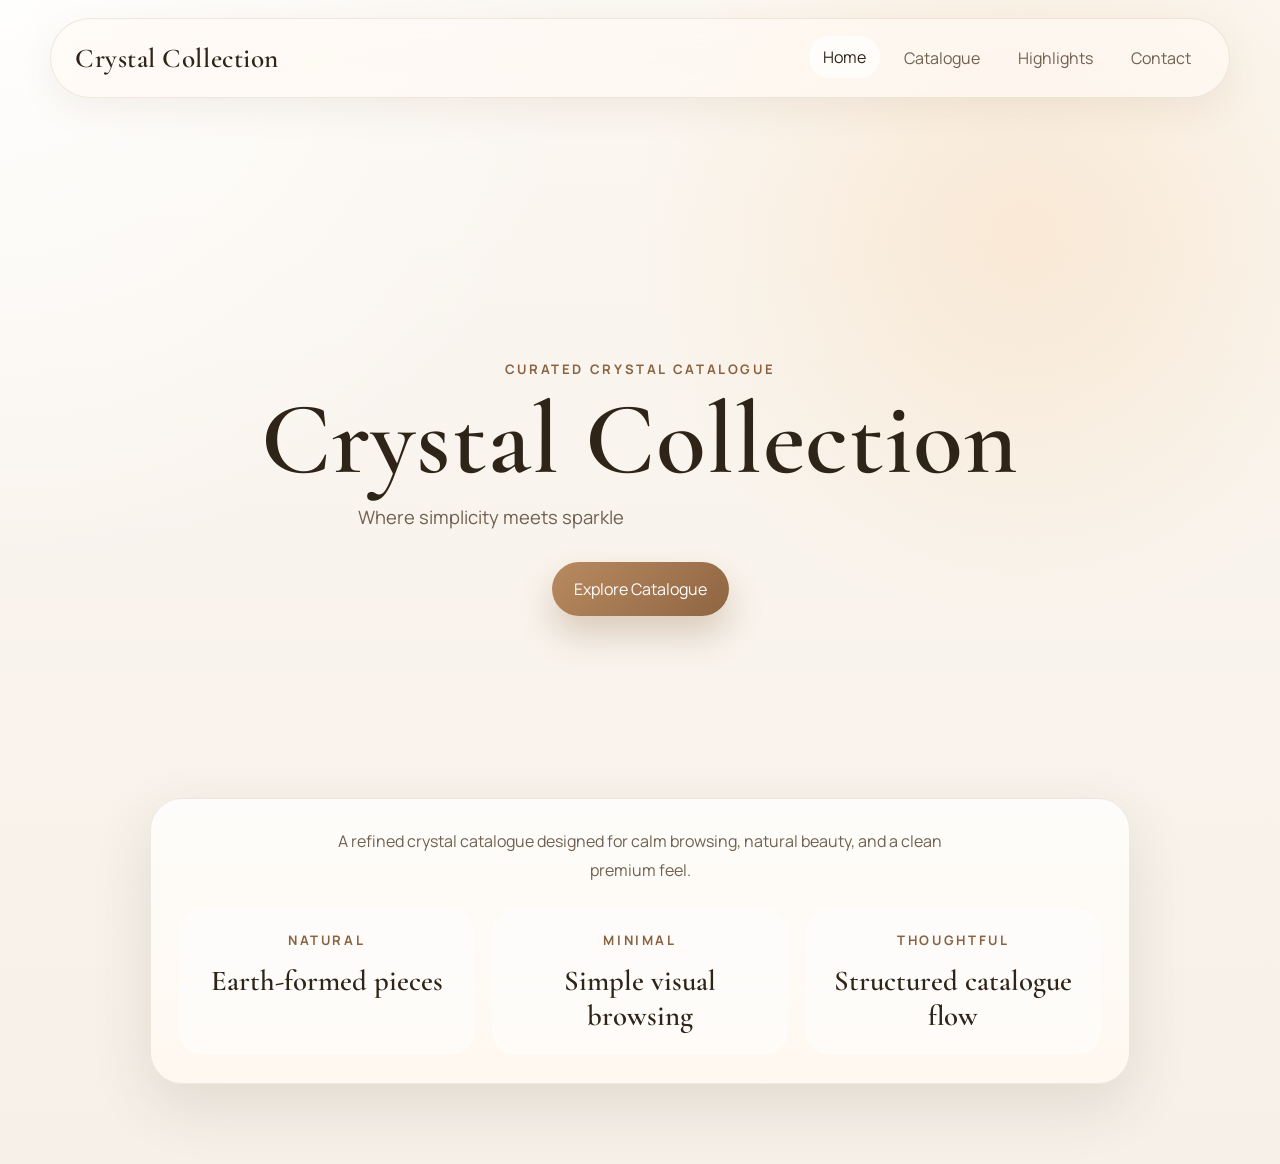
<file: index.html>
<!DOCTYPE html>
<html lang="en">
  <head>
    <meta charset="UTF-8" />
    <meta name="viewport" content="width=device-width, initial-scale=1.0" />
    <title>Crystal Collection</title>
    <meta
      name="description"
      content="A premium crystal catalogue where simplicity meets sparkle."
    />
    <link rel="preconnect" href="https://fonts.googleapis.com" />
    <link rel="preconnect" href="https://fonts.gstatic.com" crossorigin />
    <link
      href="https://fonts.googleapis.com/css2?family=Cormorant+Garamond:wght@500;600;700&family=Manrope:wght@400;500;600;700&display=swap"
      rel="stylesheet"
    />
    <link rel="stylesheet" href="styles.css" />
  </head>
  <body data-page="home">
    <div class="page-shell">
      <header class="site-header is-visible" data-header>
        <a class="brand" href="index.html">Crystal Collection</a>
        <nav class="site-nav" aria-label="Primary">
          <a href="index.html" aria-current="page">Home</a>
          <a href="categories.html">Catalogue</a>
          <a href="highlights.html">Highlights</a>
          <a href="contact.html">Contact</a>
        </nav>
      </header>

      <main>
        <section class="hero hero-home">
          <div class="hero-copy reveal">
            <p class="eyebrow">Curated Crystal Catalogue</p>
            <h1>Crystal Collection</h1>
            <p class="hero-subtitle">Where simplicity meets sparkle</p>
            <div class="hero-actions">
              <a class="button button-primary" href="categories.html"
                >Explore Catalogue</a
              >
            </div>
          </div>
        </section>

        <section class="home-intro reveal reveal-delay">
          <p class="home-intro-text">
            A refined crystal catalogue designed for calm browsing, natural
            beauty, and a clean premium feel.
          </p>
          <div class="home-points">
            <article class="home-point">
              <p class="eyebrow">Natural</p>
              <h2>Earth-formed pieces</h2>
            </article>
            <article class="home-point">
              <p class="eyebrow">Minimal</p>
              <h2>Simple visual browsing</h2>
            </article>
            <article class="home-point">
              <p class="eyebrow">Thoughtful</p>
              <h2>Structured catalogue flow</h2>
            </article>
          </div>
        </section>
      </main>
    </div>

    <script src="script.js"></script>
  </body>
</html>
</file>
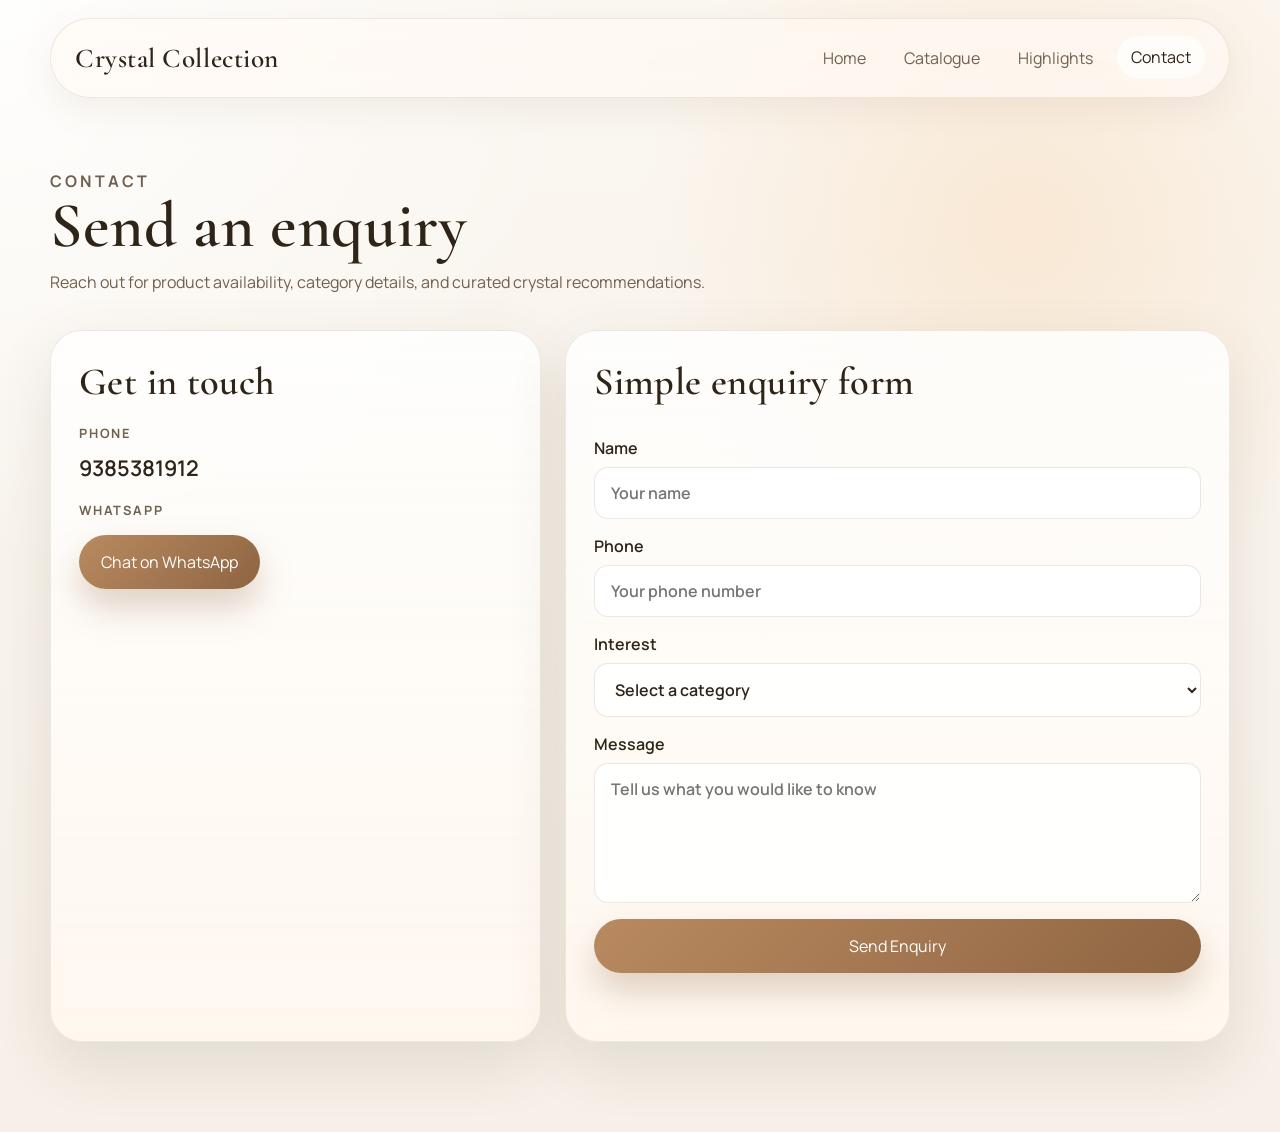
<file: contact.html>
<!DOCTYPE html>
<html lang="en">
  <head>
    <meta charset="UTF-8" />
    <meta name="viewport" content="width=device-width, initial-scale=1.0" />
    <title>Contact | Crystal Collection</title>
    <meta
      name="description"
      content="Reach out for crystal catalogue enquiries by phone, WhatsApp, or a simple contact form."
    />
    <link rel="preconnect" href="https://fonts.googleapis.com" />
    <link rel="preconnect" href="https://fonts.gstatic.com" crossorigin />
    <link
      href="https://fonts.googleapis.com/css2?family=Cormorant+Garamond:wght@500;600;700&family=Manrope:wght@400;500;600;700&display=swap"
      rel="stylesheet"
    />
    <link rel="stylesheet" href="styles.css" />
  </head>
  <body data-page="contact">
    <div class="page-shell">
      <header class="site-header is-visible" data-header>
        <a class="brand" href="index.html">Crystal Collection</a>
        <nav class="site-nav" aria-label="Primary">
          <a href="index.html">Home</a>
          <a href="categories.html">Catalogue</a>
          <a href="highlights.html">Highlights</a>
          <a href="contact.html" aria-current="page">Contact</a>
        </nav>
      </header>

      <main class="inner-page contact-page">
        <section class="page-intro reveal">
          <p class="eyebrow">Contact</p>
          <h1>Send an enquiry</h1>
          <p>
            Reach out for product availability, category details, and curated
            crystal recommendations.
          </p>
        </section>

        <section class="contact-layout">
          <div class="contact-card reveal">
            <h2>Get in touch</h2>
            <p class="contact-label">Phone</p>
            <a class="contact-link" href="tel:9385381912">9385381912</a>
            <p class="contact-label">WhatsApp</p>
            <a
              class="button button-primary button-whatsapp"
              href="https://wa.me/919385381912"
              target="_blank"
              rel="noopener noreferrer"
              >Chat on WhatsApp</a
            >
          </div>

          <form class="enquiry-form reveal reveal-delay" data-enquiry-form>
            <h2>Simple enquiry form</h2>
            <label>
              Name
              <input type="text" name="name" placeholder="Your name" required />
            </label>
            <label>
              Phone
              <input type="tel" name="phone" placeholder="Your phone number" required />
            </label>
            <label>
              Interest
              <select name="interest" required>
                <option value="">Select a category</option>
                <option>Bracelets</option>
                <option>Gemstones</option>
                <option>Gem Trees</option>
                <option>Pyramids</option>
                <option>Crystal Balls</option>
                <option>Navratna Sets</option>
                <option>Pencils</option>
                <option>Vastu Items</option>
              </select>
            </label>
            <label>
              Message
              <textarea
                name="message"
                rows="5"
                placeholder="Tell us what you would like to know"
                required
              ></textarea>
            </label>
            <button class="button button-primary" type="submit">Send Enquiry</button>
            <p class="form-note" data-form-note aria-live="polite"></p>
          </form>
        </section>
      </main>
    </div>

    <script src="script.js"></script>
  </body>
</html>
</file>
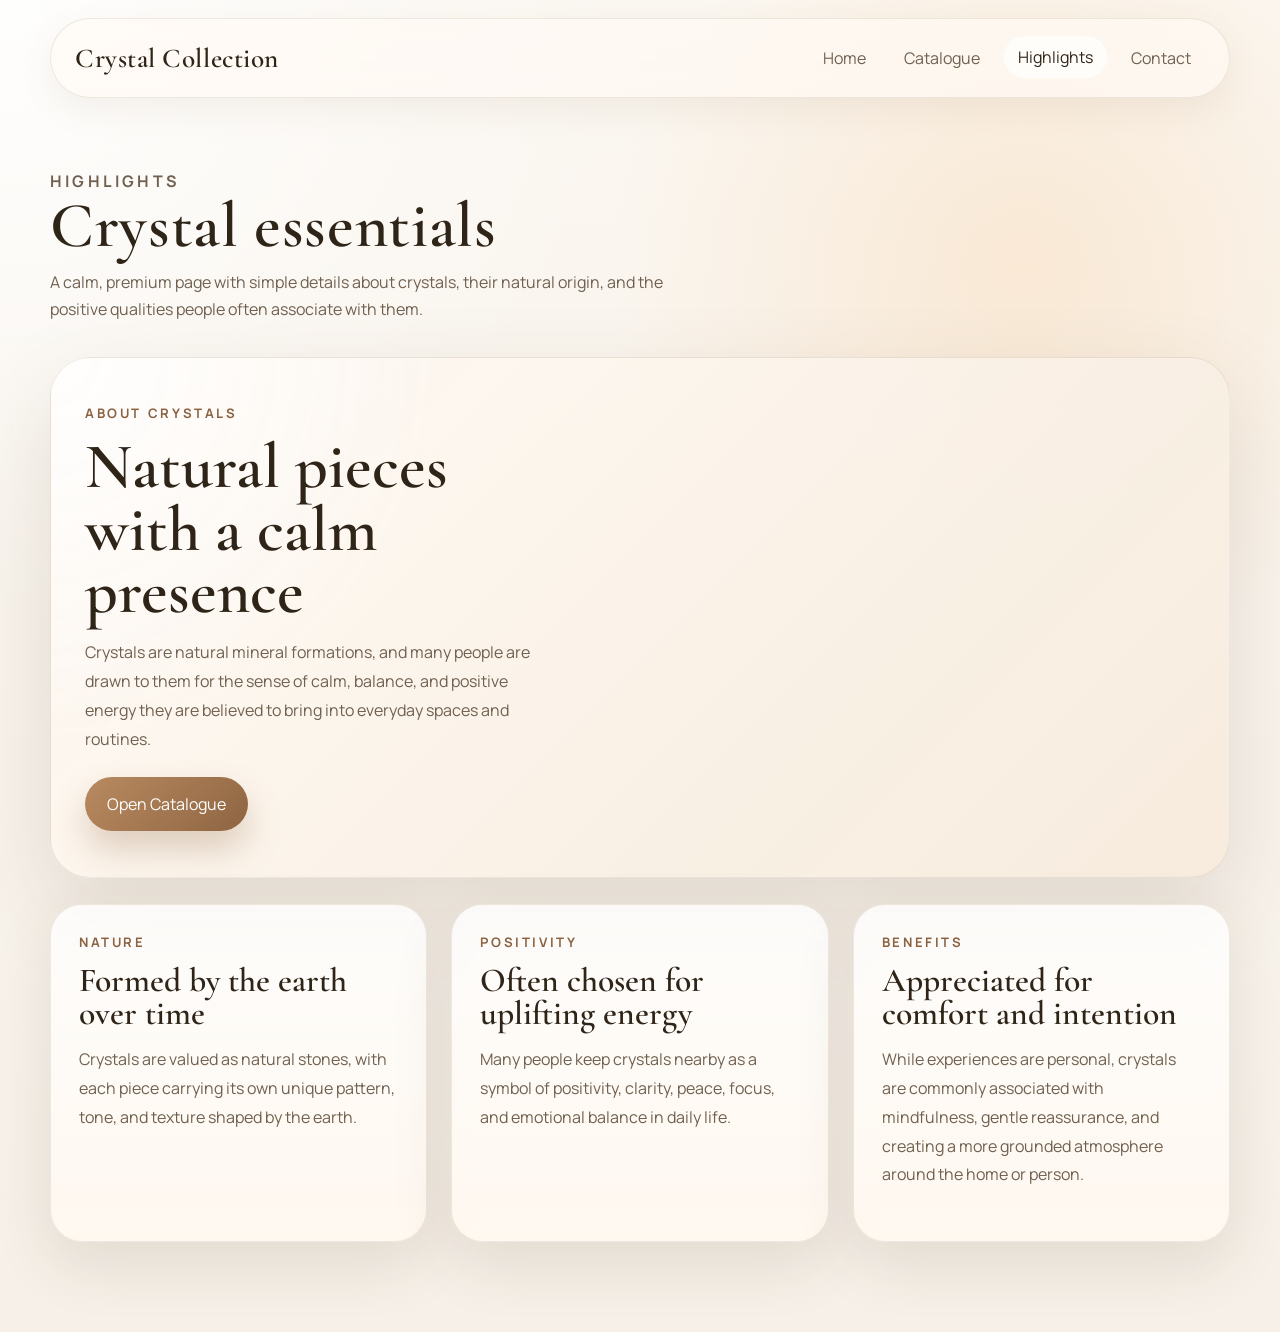
<file: highlights.html>
<!DOCTYPE html>
<html lang="en">
  <head>
    <meta charset="UTF-8" />
    <meta name="viewport" content="width=device-width, initial-scale=1.0" />
    <title>Highlights | Crystal Collection</title>
    <meta
      name="description"
      content="A refined highlights page featuring signature crystal arrangements and visual moods."
    />
    <link rel="preconnect" href="https://fonts.googleapis.com" />
    <link rel="preconnect" href="https://fonts.gstatic.com" crossorigin />
    <link
      href="https://fonts.googleapis.com/css2?family=Cormorant+Garamond:wght@500;600;700&family=Manrope:wght@400;500;600;700&display=swap"
      rel="stylesheet"
    />
    <link rel="stylesheet" href="styles.css" />
  </head>
  <body data-page="highlights">
    <div class="page-shell">
      <header class="site-header is-visible" data-header>
        <a class="brand" href="index.html">Crystal Collection</a>
        <nav class="site-nav" aria-label="Primary">
          <a href="index.html">Home</a>
          <a href="categories.html">Catalogue</a>
          <a href="highlights.html" aria-current="page">Highlights</a>
          <a href="contact.html">Contact</a>
        </nav>
      </header>

      <main class="inner-page">
        <section class="page-intro reveal">
          <p class="eyebrow">Highlights</p>
          <h1>Crystal essentials</h1>
          <p>
            A calm, premium page with simple details about crystals, their
            natural origin, and the positive qualities people often associate
            with them.
          </p>
        </section>

        <section class="highlight-showcase reveal">
          <div class="showcase-copy">
            <p class="eyebrow">About Crystals</p>
            <h2>Natural pieces with a calm presence</h2>
            <p>
              Crystals are natural mineral formations, and many people are drawn
              to them for the sense of calm, balance, and positive energy they
              are believed to bring into everyday spaces and routines.
            </p>
            <a class="button button-primary" href="categories.html">Open Catalogue</a>
          </div>
        </section>

        <section class="highlight-ribbon">
          <article class="spotlight-card reveal">
            <p class="eyebrow">Nature</p>
            <h2>Formed by the earth over time</h2>
            <p>
              Crystals are valued as natural stones, with each piece carrying
              its own unique pattern, tone, and texture shaped by the earth.
            </p>
          </article>
          <article class="spotlight-card reveal reveal-delay">
            <p class="eyebrow">Positivity</p>
            <h2>Often chosen for uplifting energy</h2>
            <p>
              Many people keep crystals nearby as a symbol of positivity,
              clarity, peace, focus, and emotional balance in daily life.
            </p>
          </article>
          <article class="spotlight-card reveal">
            <p class="eyebrow">Benefits</p>
            <h2>Appreciated for comfort and intention</h2>
            <p>
              While experiences are personal, crystals are commonly associated
              with mindfulness, gentle reassurance, and creating a more grounded
              atmosphere around the home or person.
            </p>
          </article>
        </section>
      </main>
    </div>

    <script src="script.js"></script>
  </body>
</html>
</file>
<file: styles.css>
:root {
  --bg: #f6f0e8;
  --bg-strong: #efe5d9;
  --surface: rgba(255, 252, 248, 0.85);
  --surface-strong: #fffaf4;
  --line: rgba(114, 88, 56, 0.12);
  --text: #2f2418;
  --muted: #70604f;
  --accent: #b2865c;
  --accent-strong: #8a6240;
  --shadow-soft: 0 22px 60px rgba(85, 58, 29, 0.12);
  --shadow-hover: 0 24px 70px rgba(85, 58, 29, 0.2);
  --radius-xl: 32px;
  --radius-lg: 24px;
  --radius-md: 18px;
  --radius-sm: 14px;
  --max-width: 1180px;
  --transition: 260ms cubic-bezier(0.22, 1, 0.36, 1);
}

* {
  box-sizing: border-box;
}

html {
  scroll-behavior: smooth;
}

body {
  margin: 0;
  min-height: 100vh;
  font-family: "Manrope", sans-serif;
  color: var(--text);
  background:
    radial-gradient(circle at top left, rgba(255, 255, 255, 0.88), transparent 34%),
    radial-gradient(circle at 80% 20%, rgba(248, 219, 186, 0.5), transparent 28%),
    linear-gradient(180deg, #fbf7f1 0%, var(--bg) 100%);
  opacity: 0;
  transition: opacity 0.7s ease;
}

body.page-ready {
  opacity: 1;
}

body.page-leaving {
  opacity: 0;
}

img {
  display: block;
  max-width: 100%;
}

a {
  color: inherit;
  text-decoration: none;
}

button,
input,
select,
textarea {
  font: inherit;
}

.page-shell {
  min-height: 100vh;
}

.site-header {
  position: sticky;
  top: 0;
  z-index: 20;
  display: flex;
  align-items: center;
  justify-content: space-between;
  gap: 24px;
  width: min(calc(100% - 40px), var(--max-width));
  margin: 18px auto 0;
  padding: 18px 24px;
  border: 1px solid var(--line);
  border-radius: 999px;
  background: rgba(255, 250, 244, 0.7);
  backdrop-filter: blur(14px);
  box-shadow: 0 12px 35px rgba(120, 90, 55, 0.08);
  transition:
    opacity var(--transition),
    transform var(--transition),
    box-shadow var(--transition),
    background var(--transition);
}

.site-header.is-hidden {
  opacity: 0;
  transform: translateY(-140%);
  pointer-events: none;
}

.site-header.is-visible {
  opacity: 1;
  transform: translateY(0);
}

.brand {
  font-family: "Cormorant Garamond", serif;
  font-size: 1.7rem;
  font-weight: 600;
  letter-spacing: 0.02em;
}

.site-nav {
  display: flex;
  flex-wrap: wrap;
  justify-content: flex-end;
  gap: 10px;
}

.site-nav a {
  padding: 10px 14px;
  border-radius: 999px;
  color: var(--muted);
  transition:
    color var(--transition),
    background var(--transition),
    transform var(--transition);
}

.site-nav a:hover,
.site-nav a[aria-current="page"] {
  color: var(--text);
  background: rgba(255, 255, 255, 0.72);
  transform: translateY(-1px);
}

main {
  width: min(calc(100% - 40px), var(--max-width));
  margin: 0 auto;
}

.hero {
  min-height: calc(100vh - 120px);
  display: grid;
  align-items: center;
}

.hero-home {
  grid-template-columns: minmax(0, 1fr);
  gap: 24px;
  justify-items: center;
  text-align: center;
}

.hero-copy h1,
.page-intro h1,
.modal-copy h2,
.contact-card h2,
.enquiry-form h2 {
  font-family: "Cormorant Garamond", serif;
  font-weight: 600;
  letter-spacing: 0.01em;
}

.hero-copy h1 {
  margin: 0 0 16px;
  font-size: clamp(4rem, 8vw, 6.5rem);
  line-height: 0.92;
}

.eyebrow {
  margin: 0 0 14px;
  color: var(--accent-strong);
  font-size: 0.82rem;
  font-weight: 700;
  letter-spacing: 0.2em;
  text-transform: uppercase;
}

.hero-subtitle,
.page-intro p,
.modal-copy p,
.contact-card p,
.form-note {
  color: var(--muted);
  line-height: 1.7;
}

.hero-subtitle {
  margin: 0 0 28px;
  max-width: 460px;
  font-size: 1.15rem;
}

.home-intro {
  max-width: 980px;
  margin: -80px auto 80px;
  padding: 28px;
  border: 1px solid rgba(112, 96, 79, 0.12);
  border-radius: var(--radius-xl);
  background: linear-gradient(180deg, rgba(255, 255, 255, 0.78), rgba(255, 248, 240, 0.92));
  box-shadow: var(--shadow-soft);
}

.home-intro-text {
  max-width: 620px;
  margin: 0 auto 24px;
  color: var(--muted);
  text-align: center;
  line-height: 1.8;
}

.home-points {
  display: grid;
  grid-template-columns: repeat(3, minmax(0, 1fr));
  gap: 18px;
}

.home-point {
  padding: 22px 18px;
  border-radius: var(--radius-lg);
  background: rgba(255, 255, 255, 0.56);
  text-align: center;
}

.home-point h2 {
  margin: 0;
  font-family: "Cormorant Garamond", serif;
  font-size: 1.8rem;
  font-weight: 600;
}

.button {
  display: inline-flex;
  align-items: center;
  justify-content: center;
  min-height: 54px;
  padding: 0 22px;
  border: 0;
  border-radius: 999px;
  cursor: pointer;
  transition:
    transform var(--transition),
    box-shadow var(--transition),
    background var(--transition);
}

.button:hover {
  transform: translateY(-2px) scale(1.01);
}

.button-primary {
  color: #fff;
  background: linear-gradient(135deg, #b98a60, #8e6542);
  box-shadow: 0 18px 34px rgba(142, 101, 66, 0.28);
}

.button-primary:hover {
  box-shadow: 0 24px 42px rgba(142, 101, 66, 0.35);
}

.inner-page {
  padding: 70px 0 90px;
}

.back-link {
  display: inline-flex;
  align-items: center;
  gap: 9px;
  margin-bottom: 26px;
  color: var(--muted);
  font-size: 0.9rem;
  font-weight: 700;
  transition:
    color var(--transition),
    transform var(--transition);
}

.back-link:hover {
  color: var(--text);
  transform: translateX(-3px);
}

.back-link span {
  font-size: 1.25rem;
  line-height: 1;
}

.page-intro {
  max-width: 660px;
  margin-bottom: 34px;
}

.page-intro h1 {
  margin: 0 0 12px;
  font-size: clamp(2.8rem, 5vw, 4.2rem);
  line-height: 0.96;
}

.page-intro p {
  margin: 0;
  font-size: 1rem;
}

.category-grid,
.product-grid {
  display: grid;
  gap: 24px;
}

.category-grid {
  grid-template-columns: repeat(12, minmax(0, 1fr));
}

.category-card {
  grid-column: span 4;
  position: relative;
  overflow: hidden;
  min-height: 280px;
  padding: 24px;
  border: 1px solid rgba(112, 96, 79, 0.12);
  border-radius: var(--radius-xl);
  background: linear-gradient(180deg, rgba(255, 255, 255, 0.8), rgba(255, 248, 240, 0.92));
  box-shadow: var(--shadow-soft);
  transition:
    transform var(--transition),
    box-shadow var(--transition);
}

.category-card:hover,
.product-card:hover,
.contact-card:hover,
.enquiry-form:hover {
  transform: translateY(-6px);
  box-shadow: var(--shadow-hover);
}

.category-card h2,
.product-card h3 {
  margin: 0;
  font-family: "Cormorant Garamond", serif;
  font-size: 2rem;
  font-weight: 600;
}

.category-card p {
  margin: 10px 0 0;
  max-width: 260px;
  color: var(--muted);
  line-height: 1.6;
}

.category-card .card-actions {
  position: absolute;
  left: 24px;
  right: 24px;
  bottom: 24px;
  display: flex;
  flex-wrap: wrap;
  gap: 10px;
}

.pill-link {
  padding: 10px 14px;
  border-radius: 999px;
  background: rgba(255, 255, 255, 0.85);
  border: 1px solid rgba(112, 96, 79, 0.12);
  color: var(--text);
  transition:
    transform var(--transition),
    background var(--transition);
}

.pill-link:hover,
.filter-chip:hover,
.filter-chip.is-active {
  transform: translateY(-2px);
  background: rgba(255, 255, 255, 1);
}

.category-glow {
  position: absolute;
  inset: auto -40px -50px auto;
  width: 180px;
  height: 180px;
  border-radius: 50%;
  opacity: 0.65;
  filter: blur(4px);
}

.filter-strip {
  display: flex;
  flex-wrap: wrap;
  gap: 12px;
  margin-bottom: 28px;
}

.catalogue-products {
  margin-top: 54px;
}

.catalogue-heading {
  max-width: 620px;
  margin-bottom: 24px;
}

.catalogue-heading h2 {
  margin: 0 0 10px;
  font-family: "Cormorant Garamond", serif;
  font-size: clamp(2.3rem, 4vw, 3.2rem);
  font-weight: 600;
}

.catalogue-heading p:last-child {
  margin: 0;
  color: var(--muted);
  line-height: 1.7;
}

.filter-chip {
  padding: 11px 16px;
  border: 1px solid rgba(112, 96, 79, 0.12);
  border-radius: 999px;
  background: rgba(255, 252, 248, 0.86);
  color: var(--muted);
  cursor: pointer;
  transition:
    transform var(--transition),
    background var(--transition),
    color var(--transition);
}

.filter-chip.is-active {
  color: var(--text);
}

.product-grid {
  grid-template-columns: repeat(auto-fit, minmax(240px, 1fr));
}

.gemstone-grid {
  display: grid;
  grid-template-columns: repeat(3, minmax(0, 1fr));
  gap: 20px;
}

.gemstone-card {
  overflow: hidden;
  border: 1px solid rgba(112, 96, 79, 0.12);
  border-radius: var(--radius-lg);
  background: rgba(255, 252, 248, 0.86);
  box-shadow: var(--shadow-soft);
  transition:
    transform var(--transition),
    box-shadow var(--transition);
}

.gemstone-card:hover {
  transform: translateY(-5px);
  box-shadow: var(--shadow-hover);
}

.gemstone-button {
  display: block;
  width: 100%;
  padding: 0;
  border: 0;
  background: transparent;
  color: inherit;
  text-align: left;
  cursor: pointer;
}

.gemstone-image-wrap {
  aspect-ratio: 1.75 / 1;
  overflow: hidden;
  background: #eee6dc;
}

.gemstone-image-wrap img {
  width: 100%;
  height: 100%;
  object-fit: cover;
  transition: transform 520ms cubic-bezier(0.22, 1, 0.36, 1);
}

.gemstone-card:hover .gemstone-image-wrap img {
  transform: scale(1.045);
}

.health-image-placeholder {
  display: grid;
  place-items: center;
  border: 1px dashed rgba(112, 96, 79, 0.25);
  background:
    linear-gradient(135deg, rgba(255, 255, 255, 0.7), rgba(235, 225, 214, 0.7)),
    repeating-linear-gradient(135deg, transparent 0 14px, rgba(112, 96, 79, 0.045) 14px 15px);
}

.health-image-placeholder span {
  color: var(--muted);
  font-size: 0.78rem;
  font-weight: 700;
  letter-spacing: 0.08em;
  text-transform: uppercase;
}

.gemstone-button h3 {
  margin: 16px 18px 4px;
  font-family: "Cormorant Garamond", serif;
  font-size: 1.7rem;
  font-weight: 600;
}

.gemstone-button span {
  display: block;
  margin: 0 18px 18px;
  color: var(--muted);
  font-size: 0.78rem;
  font-weight: 700;
  letter-spacing: 0.08em;
  text-transform: uppercase;
}

.product-card,
.contact-card,
.enquiry-form {
  border: 1px solid rgba(112, 96, 79, 0.12);
  border-radius: var(--radius-xl);
  background: linear-gradient(180deg, rgba(255, 255, 255, 0.82), rgba(255, 248, 240, 0.95));
  box-shadow: var(--shadow-soft);
  transition:
    transform var(--transition),
    box-shadow var(--transition);
}

.product-card {
  overflow: hidden;
}

.product-button {
  width: 100%;
  padding: 0;
  border: 0;
  background: none;
  text-align: left;
  cursor: pointer;
}

.product-accent {
  height: 10px;
  width: 100%;
}

.product-media {
  display: grid;
  gap: 14px;
  align-content: end;
  min-height: 180px;
  padding: 22px;
  background: linear-gradient(180deg, rgba(255, 251, 245, 0.96), rgba(250, 240, 228, 0.92));
}

.product-surface {
  width: 100%;
  min-height: 112px;
  border-radius: 24px;
  border: 1px solid rgba(255, 255, 255, 0.65);
  background:
    linear-gradient(135deg, rgba(255, 255, 255, 0.7), rgba(255, 255, 255, 0.18)),
    radial-gradient(circle at top left, rgba(255, 255, 255, 0.74), transparent 28%),
    var(--card-gradient, linear-gradient(135deg, #f2d6c2, #eec6dc 52%, #c9dff2));
  box-shadow:
    inset 0 1px 0 rgba(255, 255, 255, 0.66),
    0 18px 32px rgba(120, 90, 55, 0.1);
  transition: transform 520ms cubic-bezier(0.22, 1, 0.36, 1);
}

.product-media-text {
  color: var(--muted);
  font-size: 0.88rem;
  line-height: 1.6;
}

.product-card:hover .product-surface {
  transform: translateY(-4px) scale(1.02);
}

.product-copy {
  padding: 20px 20px 22px;
}

.product-copy h3 {
  font-size: 1.7rem;
}

.product-copy p {
  margin: 6px 0 0;
  color: var(--muted);
  font-size: 0.92rem;
}

.zodiac-list {
  display: grid;
  gap: 14px;
}

.zodiac-row {
  overflow: hidden;
  border: 1px solid rgba(112, 96, 79, 0.12);
  border-radius: var(--radius-lg);
  background: linear-gradient(180deg, rgba(255, 255, 255, 0.82), rgba(255, 248, 240, 0.95));
  box-shadow: var(--shadow-soft);
  transition:
    transform var(--transition),
    box-shadow var(--transition);
}

.zodiac-row:hover,
.zodiac-row.is-open {
  transform: translateY(-3px);
  box-shadow: var(--shadow-hover);
}

.zodiac-summary {
  display: grid;
  grid-template-columns: 112px minmax(0, 1fr) auto;
  align-items: center;
  gap: 18px;
  width: 100%;
  padding: 14px;
  border: 0;
  background: transparent;
  color: inherit;
  text-align: left;
  cursor: pointer;
}

.zodiac-preview {
  position: relative;
  overflow: hidden;
  width: 112px;
  aspect-ratio: 1 / 1;
  border-radius: var(--radius-md);
  background:
    linear-gradient(135deg, rgba(255, 255, 255, 0.74), rgba(255, 255, 255, 0.18)),
    linear-gradient(135deg, var(--zodiac-a), var(--zodiac-b));
}

.zodiac-preview-slide {
  position: absolute;
  inset: 0;
  opacity: 0;
  transform: scale(1.03);
  transition:
    opacity 520ms ease,
    transform 520ms ease;
}

.zodiac-preview-slide.is-active {
  opacity: 1;
  transform: scale(1);
}

.zodiac-image-frame {
  position: relative;
  display: grid;
  place-items: center;
  min-height: 100%;
  border-radius: inherit;
  background:
    linear-gradient(135deg, rgba(255, 255, 255, 0.72), rgba(255, 255, 255, 0.18)),
    linear-gradient(135deg, var(--zodiac-a, #d9c3a5), var(--zodiac-b, #c8d8da));
}

.zodiac-image-frame img {
  width: 100%;
  height: 100%;
  object-fit: cover;
}

.zodiac-image-frame span {
  position: absolute;
  inset: auto 8px 8px;
  padding: 7px 8px;
  border-radius: 999px;
  background: rgba(255, 255, 255, 0.78);
  color: var(--text);
  font-size: 0.72rem;
  font-weight: 700;
  text-align: center;
  line-height: 1.2;
  backdrop-filter: blur(8px);
}

.zodiac-image-frame.is-missing span {
  inset: auto 10px 10px;
}

.zodiac-summary-copy h3 {
  margin: 0;
  font-family: "Cormorant Garamond", serif;
  font-size: 1.9rem;
  font-weight: 600;
}

.zodiac-summary-copy p:last-child {
  margin: 4px 0 0;
  color: var(--muted);
  font-size: 0.92rem;
}

.zodiac-action {
  display: inline-flex;
  align-items: center;
  justify-content: center;
  min-width: 72px;
  min-height: 38px;
  padding: 0 14px;
  border-radius: 999px;
  background: rgba(255, 255, 255, 0.74);
  color: var(--accent-strong);
  font-size: 0.82rem;
  font-weight: 700;
  letter-spacing: 0.08em;
  text-transform: uppercase;
}

.zodiac-detail {
  display: grid;
  grid-template-columns: minmax(0, 0.9fr) minmax(260px, 1.1fr);
  gap: 20px;
  max-height: 0;
  overflow: hidden;
  padding: 0 18px;
  opacity: 0;
  transition:
    max-height 420ms ease,
    opacity 260ms ease,
    padding 420ms ease;
}

.zodiac-row.is-open .zodiac-detail {
  max-height: 520px;
  padding: 4px 18px 18px;
  opacity: 1;
}

.zodiac-detail-images {
  display: grid;
  grid-template-columns: repeat(2, minmax(0, 1fr));
  gap: 12px;
}

.zodiac-detail-images .zodiac-image-frame {
  min-height: 220px;
  border-radius: var(--radius-md);
}

.zodiac-detail-copy {
  align-self: center;
}

.zodiac-detail-copy h4 {
  margin: 0 0 10px;
  font-family: "Cormorant Garamond", serif;
  font-size: 2.3rem;
  font-weight: 600;
}

.zodiac-detail-copy p:last-child {
  margin: 0;
  color: var(--muted);
  line-height: 1.7;
}

.contact-layout {
  display: grid;
  grid-template-columns: minmax(280px, 0.85fr) minmax(320px, 1.15fr);
  gap: 24px;
}

.highlight-showcase {
  position: relative;
  display: grid;
  grid-template-columns: minmax(300px, 0.86fr) minmax(360px, 1.14fr);
  gap: 24px;
  overflow: hidden;
  padding: 34px;
  border: 1px solid rgba(112, 96, 79, 0.12);
  border-radius: 40px;
  background:
    radial-gradient(circle at top left, rgba(255, 255, 255, 0.84), transparent 30%),
    linear-gradient(135deg, rgba(255, 250, 245, 0.95), rgba(246, 234, 220, 0.94));
  box-shadow: 0 34px 90px rgba(90, 64, 34, 0.14);
}

.showcase-copy {
  position: relative;
  z-index: 1;
  padding: 12px 0;
}

.showcase-copy h2,
.spotlight-card h2 {
  margin: 0 0 14px;
  font-family: "Cormorant Garamond", serif;
  font-size: clamp(2.6rem, 5vw, 4rem);
  font-weight: 600;
  line-height: 0.98;
}

.showcase-copy p:last-of-type,
.spotlight-card p:last-child {
  margin: 0 0 24px;
  color: var(--muted);
  line-height: 1.8;
}

.showcase-scene {
  position: relative;
  min-height: 470px;
  border-radius: 32px;
  background:
    radial-gradient(circle at 18% 20%, rgba(255, 223, 203, 0.54), transparent 24%),
    radial-gradient(circle at 84% 26%, rgba(141, 213, 232, 0.4), transparent 28%),
    linear-gradient(180deg, rgba(255, 255, 255, 0.52), rgba(239, 223, 203, 0.46));
}

.scene-glow,
.scene-pedestal,
.scene-piece {
  position: absolute;
}

.scene-glow {
  filter: blur(18px);
  opacity: 0.72;
}

.glow-left {
  left: 10%;
  top: 12%;
  width: 180px;
  height: 180px;
  border-radius: 50%;
  background: rgba(255, 198, 215, 0.5);
}

.glow-right {
  right: 8%;
  top: 8%;
  width: 210px;
  height: 210px;
  border-radius: 50%;
  background: rgba(148, 220, 240, 0.42);
}

.scene-pedestal {
  bottom: 28px;
  border-radius: 28px;
  background: linear-gradient(180deg, rgba(255, 255, 255, 0.84), rgba(230, 208, 184, 0.98));
  box-shadow: inset 0 1px 0 rgba(255, 255, 255, 0.8), 0 28px 55px rgba(92, 65, 34, 0.18);
}

.pedestal-large {
  left: 34px;
  right: 36px;
  height: 126px;
}

.pedestal-small {
  left: 66px;
  width: 140px;
  bottom: 122px;
  height: 48px;
}

.scene-piece {
  box-shadow: var(--shadow-soft);
  animation: floatStone 7s ease-in-out infinite;
}

.piece-arch {
  left: 74px;
  bottom: 170px;
  width: 120px;
  height: 190px;
  border-radius: 80px 80px 26px 26px;
  background: linear-gradient(160deg, #ffdbe8, #efa0bf 54%, #f5ca83);
}

.piece-prism {
  left: 216px;
  bottom: 160px;
  width: 132px;
  height: 240px;
  background: linear-gradient(160deg, #ffe0c9, #f1b4d0 45%, #84d0e4 100%);
  clip-path: polygon(50% 0%, 100% 16%, 90% 100%, 14% 100%, 0% 16%);
  animation-delay: -1.6s;
}

.piece-orb {
  right: 48px;
  bottom: 154px;
  width: 158px;
  height: 158px;
  border-radius: 50%;
  background:
    radial-gradient(circle at 34% 30%, rgba(255, 255, 255, 0.7), transparent 18%),
    radial-gradient(circle at 50% 45%, #dff4ff 0%, #8db6e7 42%, #efb1cc 82%);
  animation-delay: -3.1s;
}

.piece-fan {
  right: 142px;
  bottom: 290px;
  width: 130px;
  height: 110px;
  background: linear-gradient(160deg, #fff0b5, #efb661 54%, #dd8ea9);
  clip-path: polygon(0% 100%, 18% 40%, 34% 0%, 52% 32%, 70% 8%, 84% 42%, 100% 100%);
  animation-delay: -4.4s;
}

.highlight-ribbon {
  display: grid;
  grid-template-columns: repeat(3, minmax(0, 1fr));
  gap: 24px;
  margin-top: 26px;
}

.spotlight-card {
  padding: 28px;
  border: 1px solid rgba(112, 96, 79, 0.12);
  border-radius: var(--radius-xl);
  background: linear-gradient(180deg, rgba(255, 255, 255, 0.82), rgba(255, 248, 240, 0.95));
  box-shadow: var(--shadow-soft);
  transition:
    transform var(--transition),
    box-shadow var(--transition);
}

.spotlight-card:hover {
  transform: translateY(-6px);
  box-shadow: var(--shadow-hover);
}

.spotlight-card h2 {
  font-size: 2.1rem;
}

.contact-card,
.enquiry-form {
  padding: 28px;
}

.contact-card h2,
.enquiry-form h2 {
  margin: 0 0 16px;
  font-size: 2.4rem;
}

.contact-label {
  margin: 18px 0 8px;
  color: var(--accent-strong);
  font-size: 0.8rem;
  font-weight: 700;
  letter-spacing: 0.14em;
  text-transform: uppercase;
}

.contact-link {
  font-size: 1.35rem;
  font-weight: 600;
}

.button-whatsapp {
  margin-top: 6px;
}

.enquiry-form {
  display: grid;
  gap: 16px;
}

.enquiry-form label {
  display: grid;
  gap: 8px;
  color: var(--text);
  font-weight: 600;
}

.enquiry-form input,
.enquiry-form select,
.enquiry-form textarea {
  width: 100%;
  padding: 14px 16px;
  border: 1px solid rgba(112, 96, 79, 0.15);
  border-radius: var(--radius-sm);
  background: rgba(255, 255, 255, 0.9);
  color: var(--text);
  outline: none;
  transition:
    border-color var(--transition),
    box-shadow var(--transition);
}

.enquiry-form input:focus,
.enquiry-form select:focus,
.enquiry-form textarea:focus {
  border-color: rgba(178, 134, 92, 0.7);
  box-shadow: 0 0 0 4px rgba(178, 134, 92, 0.12);
}

.form-note {
  min-height: 24px;
  margin: 0;
}

.modal {
  position: fixed !important;
  inset: 0;
  z-index: 40;
  display: grid;
  place-items: center;
  width: 100vw;
  height: 100vh;
  height: 100dvh;
  padding: 24px;
  opacity: 0;
  pointer-events: none;
  transition: opacity var(--transition);
}

.modal.is-open {
  opacity: 1;
  pointer-events: auto;
}

.modal-backdrop {
  position: absolute;
  inset: 0;
  background: rgba(42, 29, 18, 0.32);
  backdrop-filter: blur(8px);
}

.modal-panel {
  position: relative;
  width: min(900px, 100%);
  display: grid;
  grid-template-columns: minmax(0, 1fr) minmax(280px, 0.82fr);
  gap: 0;
  overflow: hidden;
  border: 1px solid rgba(112, 96, 79, 0.12);
  border-radius: calc(var(--radius-xl) + 4px);
  background: #fffaf4;
  box-shadow: 0 30px 80px rgba(60, 42, 22, 0.28);
  transform: translateY(20px) scale(0.98);
  transition: transform var(--transition);
}

.modal.is-open .modal-panel {
  transform: translateY(0) scale(1);
}

.modal-panel.no-media {
  grid-template-columns: 1fr;
  width: min(560px, 100%);
}

.modal-panel.no-media .modal-media {
  display: none;
}

.zodiac-modal-panel {
  width: min(980px, 100%);
  max-height: calc(100vh - 40px);
  grid-template-columns: 1fr;
  overflow-y: auto;
}

.zodiac-modal-panel .modal-media {
  min-height: 0;
  height: min(66vh, 680px);
  padding: 18px;
  background: #ead9ca;
}

.zodiac-modal-panel .modal-media img {
  width: 100%;
  height: 100%;
  border-radius: var(--radius-lg);
  object-fit: contain;
  background: #ead9ca;
}

.zodiac-modal-panel .modal-copy {
  align-self: center;
  padding: 48px 42px;
}

.zodiac-modal-panel .modal-copy h2 {
  font-size: clamp(2.8rem, 5vw, 4.4rem);
  line-height: 0.95;
}

.zodiac-modal-panel .modal-copy p:last-child {
  font-size: 1.05rem;
  line-height: 1.85;
}

.modal-media {
  min-height: 420px;
  background: linear-gradient(180deg, rgba(255, 251, 245, 1), rgba(245, 232, 216, 0.92));
}

.modal-media img {
  width: 100%;
  height: 100%;
  object-fit: cover;
}

.modal-copy {
  padding: 34px 30px;
}

.modal-copy h2 {
  margin: 0 0 12px;
  font-size: 2.6rem;
}

.modal-close {
  position: absolute;
  top: 18px;
  right: 18px;
  z-index: 1;
  width: 42px;
  height: 42px;
  border: 0;
  border-radius: 50%;
  background: rgba(255, 255, 255, 0.85);
  color: var(--text);
  font-size: 1.7rem;
  cursor: pointer;
  box-shadow: 0 10px 26px rgba(65, 44, 22, 0.15);
}

.reveal {
  opacity: 0;
  transform: translateY(18px);
  transition:
    opacity 0.7s ease,
    transform 0.7s ease;
}

.reveal.is-shown {
  opacity: 1;
  transform: translateY(0);
}

.reveal-delay {
  transition-delay: 140ms;
}

@keyframes floatStone {
  0%,
  100% {
    transform: translateY(0);
  }
  50% {
    transform: translateY(-16px);
  }
}

@media (max-width: 980px) {
  .hero-home,
  .contact-layout,
  .modal-panel,
  .highlight-showcase {
    grid-template-columns: 1fr;
  }

  .hero-home {
    padding: 34px 0 60px;
  }

  .home-points {
    grid-template-columns: 1fr;
  }

  .category-card {
    grid-column: span 6;
  }

  .highlight-ribbon {
    grid-template-columns: 1fr;
  }

  .zodiac-detail {
    grid-template-columns: 1fr;
  }
}

@media (max-width: 720px) {
  .site-header {
    width: min(calc(100% - 24px), var(--max-width));
    margin-top: 12px;
    padding: 14px 16px;
    border-radius: 28px;
  }

  .site-nav {
    gap: 4px;
  }

  main {
    width: min(calc(100% - 24px), var(--max-width));
  }

  .hero {
    min-height: calc(100vh - 90px);
  }

  .hero-copy h1 {
    font-size: clamp(3rem, 16vw, 4.4rem);
  }

  .home-intro {
    margin: -30px auto 56px;
    padding: 22px;
  }

  .page-intro h1,
  .contact-card h2,
  .enquiry-form h2,
  .modal-copy h2 {
    font-size: clamp(2.2rem, 10vw, 3rem);
  }

  .category-grid {
    grid-template-columns: 1fr;
  }

  .category-card {
    grid-column: auto;
    min-height: 250px;
  }

  .product-grid {
    grid-template-columns: 1fr;
  }

  .gemstone-grid {
    grid-template-columns: repeat(2, minmax(0, 1fr));
    gap: 14px;
  }

  .zodiac-summary {
    grid-template-columns: 86px minmax(0, 1fr);
    gap: 12px;
  }

  .gemstone-button h3 {
    margin: 12px 12px 3px;
    font-size: 1.45rem;
  }

  .gemstone-button span {
    margin: 0 12px 14px;
    font-size: 0.68rem;
  }

  .zodiac-preview {
    width: 86px;
  }

  .zodiac-action {
    grid-column: 2;
    justify-self: start;
    min-height: 34px;
  }

  .zodiac-detail-images {
    grid-template-columns: 1fr;
  }

  .zodiac-detail-images .zodiac-image-frame {
    min-height: 180px;
  }

  .modal {
    padding: 12px;
  }

  .modal-copy,
  .contact-card,
  .enquiry-form {
    padding: 22px;
  }

  .zodiac-modal-panel .modal-media {
    height: min(52vh, 480px);
    padding: 10px;
  }

  .zodiac-modal-panel .modal-copy {
    padding: 30px 22px 28px;
  }

  .highlight-showcase,
  .spotlight-card {
    padding: 22px;
  }

  .showcase-scene {
    min-height: 360px;
  }

  .piece-arch {
    left: 24px;
    width: 92px;
    height: 146px;
    bottom: 128px;
  }

  .piece-prism {
    left: 116px;
    width: 102px;
    height: 188px;
    bottom: 126px;
  }

  .piece-orb {
    right: 16px;
    width: 120px;
    height: 120px;
    bottom: 120px;
  }

  .piece-fan {
    right: 94px;
    width: 88px;
    height: 76px;
    bottom: 216px;
  }
}
</file>
